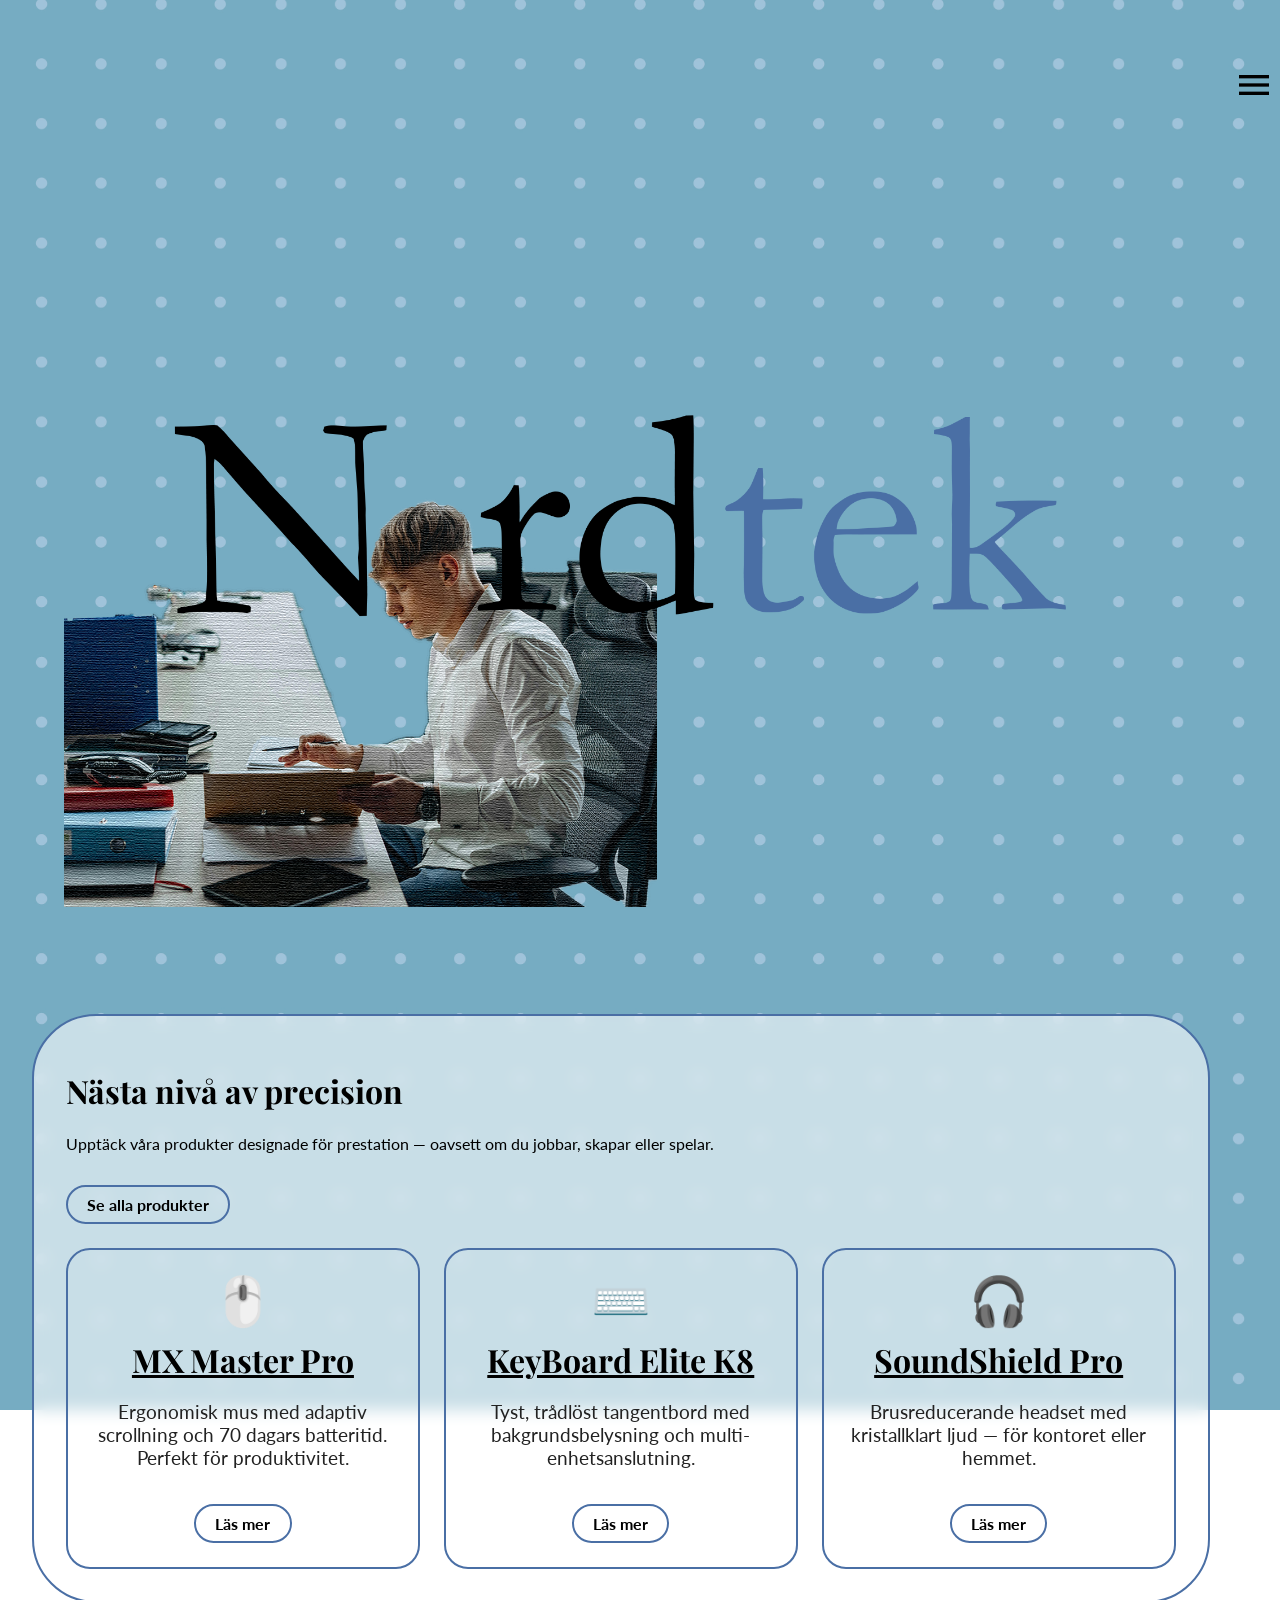
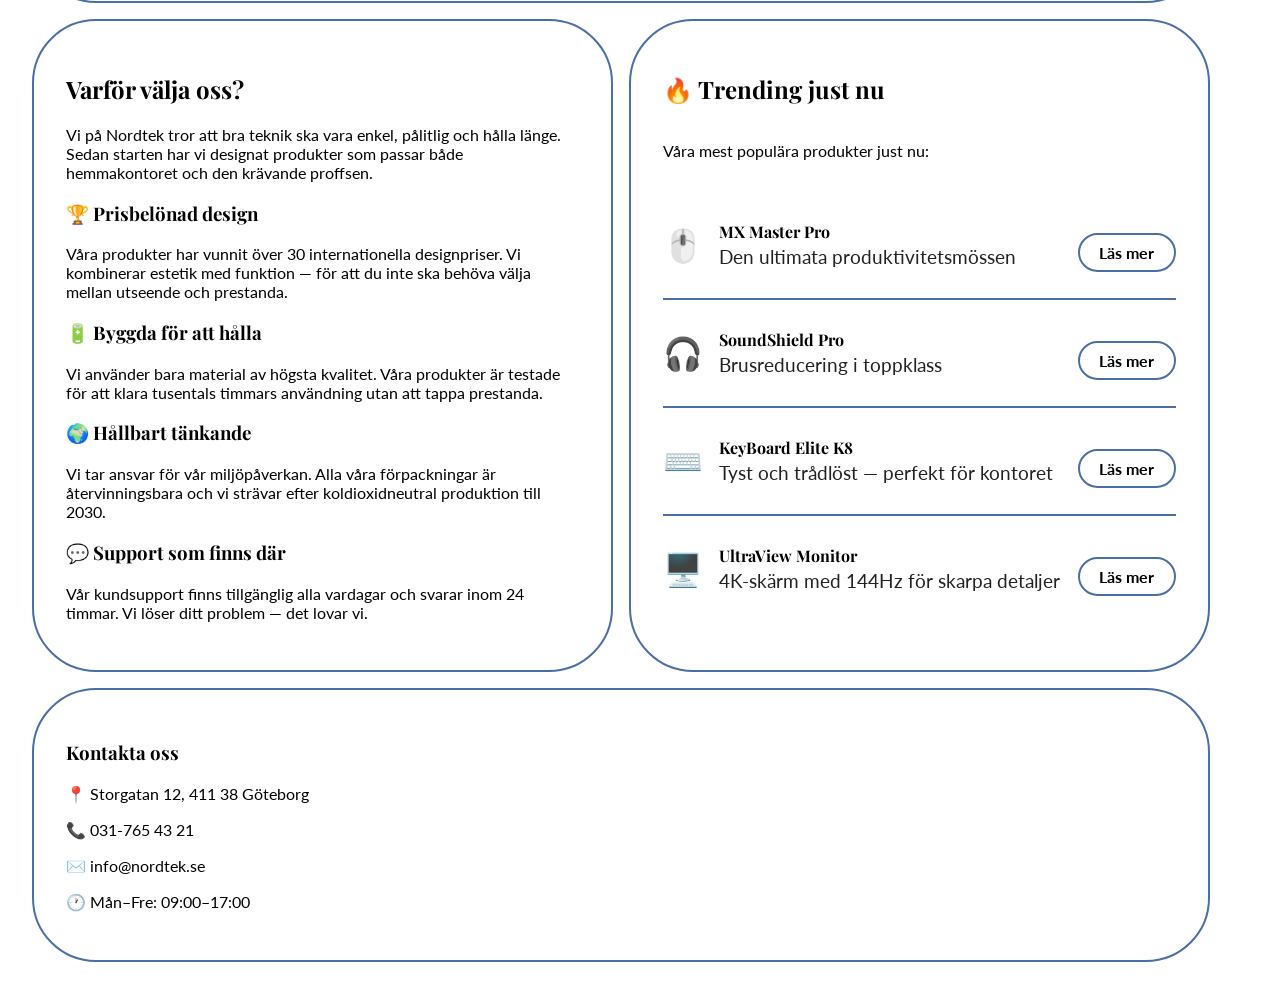
<file: index.html>
<!DOCTYPE html>
<html lang="sv">
<head>
  <meta charset="UTF-8">
  <meta name="viewport" content="width=device-width, initial-scale=1.0">
  <link href="https://fonts.googleapis.com/icon?family=Material+Icons" rel="stylesheet">
  <link href="https://fonts.googleapis.com/css2?family=Playfair+Display:wght@400;700&family=Lato:wght@400;700&display=swap" rel="stylesheet">
  <link rel="stylesheet" href="css/style.css">
  <title>Nordtek</title>
</head>
<body>

<nav class="menu">
  <ul>
    <li><a href="index.html" class="no_underline">Hem</a></li>
    <li><a href="om.html" class="no_underline">Om</a></li>
    <li><a href="products.html" class="no_underline">Produkter</a></li>
    <li><a href="feedback.html" class="no_underline">Feedback</a></li>
  </ul>
</nav>

<div class="fade_layer"></div>

<div class="wrapper">

  <header>
    <button class="menu_button" aria-label="Öppna meny">
      <i class="material-icons">menu</i>
    </button>
    <h1 class="brand"><a href="index.html" class="no_underline"><img src="img/Nordtek.png" alt="Nordtek logga"></a></h1>
  </header>

  <main>
    <h1>Nästa nivå av precision</h1>
    <p>Upptäck våra produkter designade för prestation — oavsett om du jobbar, skapar eller spelar.</p>
    <a href="products.html" class="btn">Se alla produkter</a>

    <div class="product_grid">

      <div class="product_card">
        <div class="product_img">🖱️</div>
        <a href="products.html" class="no_underline"><h2>MX Master Pro</h2></a>
        <p>Ergonomisk mus med adaptiv scrollning och 70 dagars batteritid. Perfekt för produktivitet.</p>
        <a href="products.html" class="btn">Läs mer</a>
      </div>

      <div class="product_card">
        <div class="product_img">⌨️</div>
        <a href="products.html" class="no_underline"><h2>KeyBoard Elite K8</h2></a>
        <p>Tyst, trådlöst tangentbord med bakgrundsbelysning och multi-enhetsanslutning.</p>
        <a href="products.html" class="btn">Läs mer</a>
      </div>

      <div class="product_card">
        <div class="product_img">🎧</div>
        <a href="products.html" class="no_underline"><h2>SoundShield Pro</h2></a>
        <p>Brusreducerande headset med kristallklart ljud — för kontoret eller hemmet.</p>
        <a href="products.html" class="btn">Läs mer</a>
      </div>

    </div>
  </main>

  <section>
    <h2>Varför välja oss?</h2>
    <p>Vi på Nordtek tror att bra teknik ska vara enkel, pålitlig och hålla länge. Sedan starten har vi designat produkter som passar både hemmakontoret och den krävande proffsen.</p>

    <h3>🏆 Prisbelönad design</h3>
    <p>Våra produkter har vunnit över 30 internationella designpriser. Vi kombinerar estetik med funktion — för att du inte ska behöva välja mellan utseende och prestanda.</p>

    <h3>🔋 Byggda för att hålla</h3>
    <p>Vi använder bara material av högsta kvalitet. Våra produkter är testade för att klara tusentals timmars användning utan att tappa prestanda.</p>

    <h3>🌍 Hållbart tänkande</h3>
    <p>Vi tar ansvar för vår miljöpåverkan. Alla våra förpackningar är återvinningsbara och vi strävar efter koldioxidneutral produktion till 2030.</p>

    <h3>💬 Support som finns där</h3>
    <p>Vår kundsupport finns tillgänglig alla vardagar och svarar inom 24 timmar. Vi löser ditt problem — det lovar vi.</p>
  </section>

  <aside>
    <h2>🔥 Trending just nu</h2>
    <p>Våra mest populära produkter just nu:</p>

    <ul class="trending_list">
      <li>
        <span class="trending_icon">🖱️</span>
        <div>
          <strong>MX Master Pro</strong>
          <p>Den ultimata produktivitetsmössen</p>
        </div>
        <a href="products.html" class="btn">Läs mer</a>
      </li>
      <li>
        <span class="trending_icon">🎧</span>
        <div>
          <strong>SoundShield Pro</strong>
          <p>Brusreducering i toppklass</p>
        </div>
        <a href="products.html" class="btn">Läs mer</a>
      </li>
      <li>
        <span class="trending_icon">⌨️</span>
        <div>
          <strong>KeyBoard Elite K8</strong>
          <p>Tyst och trådlöst — perfekt för kontoret</p>
        </div>
        <a href="products.html" class="btn">Läs mer</a>
      </li>
      <li>
        <span class="trending_icon">🖥️</span>
        <div>
          <strong>UltraView Monitor</strong>
          <p>4K-skärm med 144Hz för skarpa detaljer</p>
        </div>
        <a href="products.html" class="btn">Läs mer</a>
      </li>
    </ul>
  </aside>

  <footer>
    <h3>Kontakta oss</h3>
    <p>📍 Storgatan 12, 411 38 Göteborg</p>
    <p>📞 <a href="tel:+46317654321" class="no_underline">031-765 43 21</a></p>
    <p>✉️ <a href="mailto:info@nordtek.se" class="no_underline">info@nordtek.se</a></p>
    <p>🕐 Mån–Fre: 09:00–17:00</p>
  </footer>

</div>

<script src="js/main.js"></script>
</body>
</html>
</file>
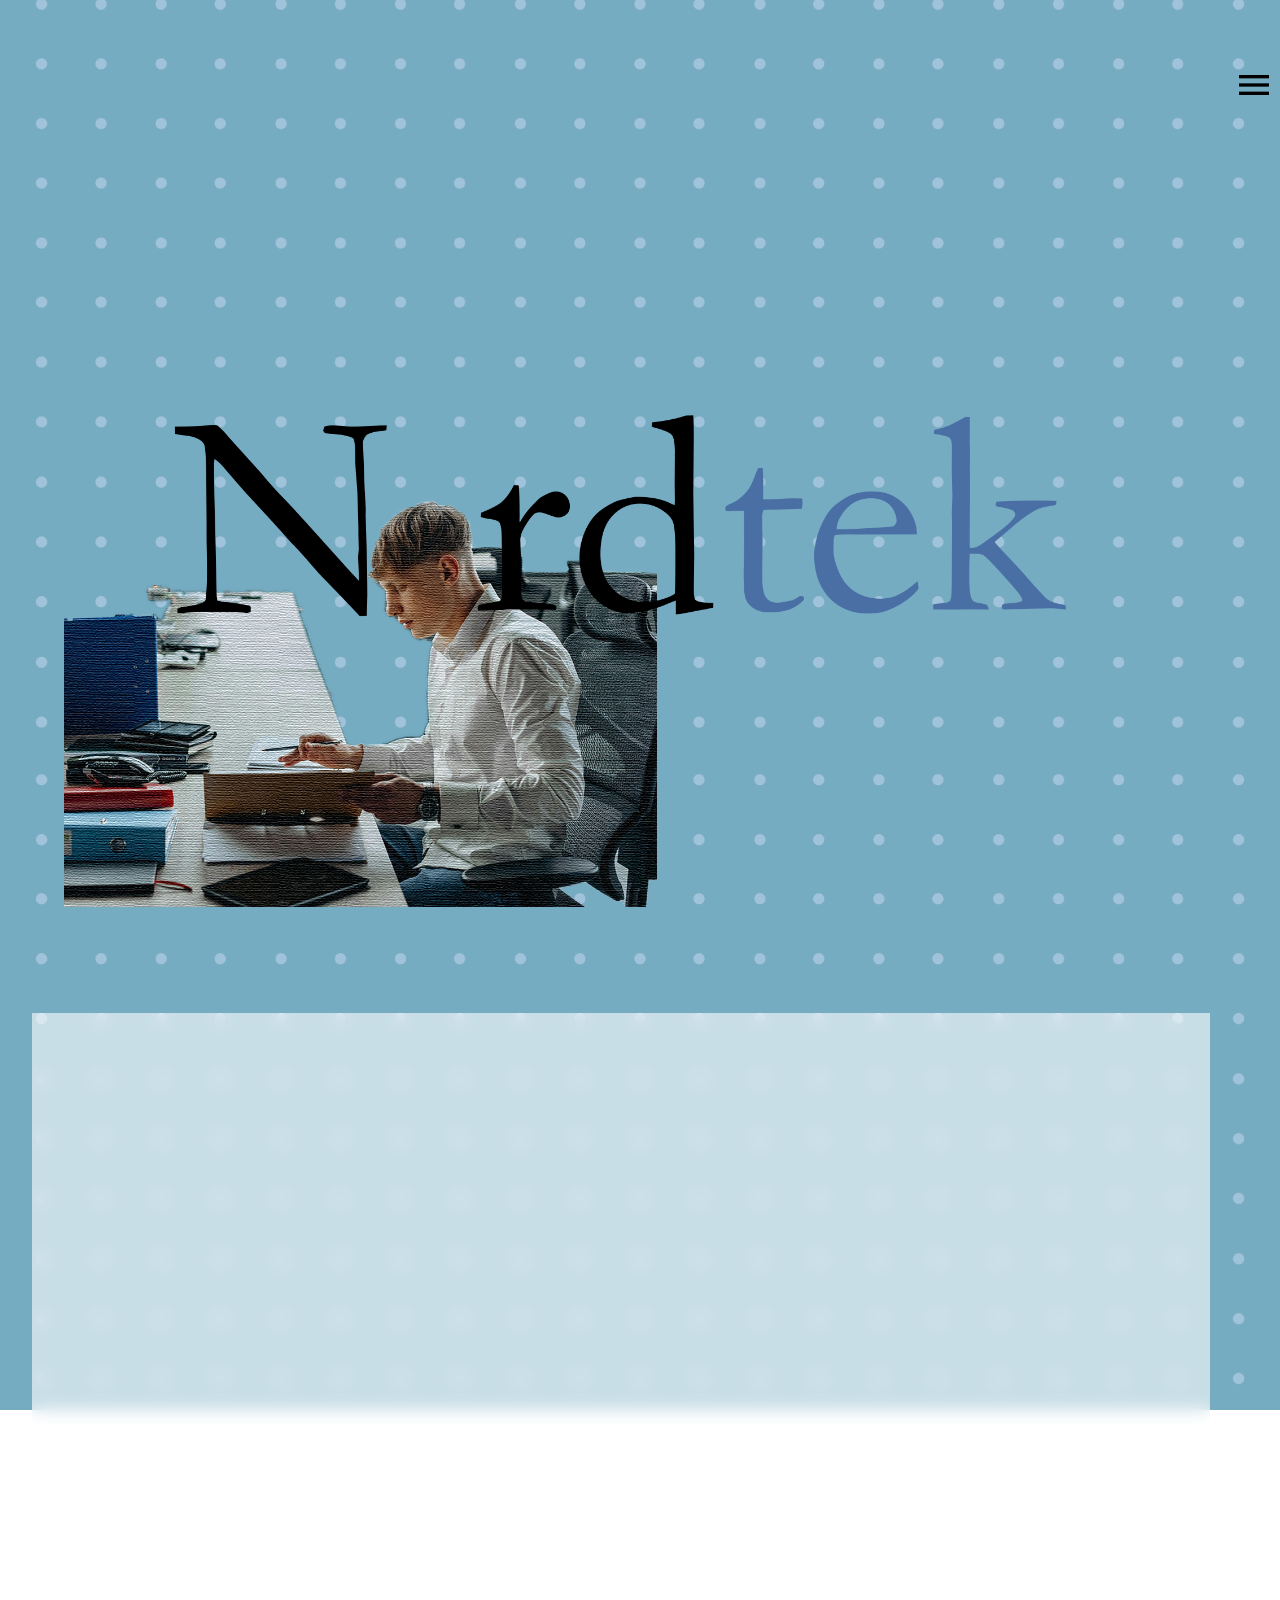
<file: feedback.html>
<!DOCTYPE html>
<html lang="sv">
<head>
  <meta charset="UTF-8">
  <meta name="viewport" content="width=device-width, initial-scale=1.0">
  <link href="https://fonts.googleapis.com/icon?family=Material+Icons" rel="stylesheet">
  <link href="https://fonts.googleapis.com/css2?family=Playfair+Display:wght@400;700&family=Lato:wght@400;700&display=swap" rel="stylesheet">
  <link rel="stylesheet" href="css/style.css">
  <title>Feedback – Nordtek</title>
</head>
<body>

<nav class="menu">
  <ul>
    <li><a href="index.html" class="no_underline">Hem</a></li>
    <li><a href="om.html" class="no_underline">Om</a></li>
    <li><a href="products.html" class="no_underline">Produkter</a></li>
    <li><a href="feedback.html" class="no_underline">Feedback</a></li>
  </ul>
</nav>

<div class="fade_layer"></div>

<div class="wrapper_feedback">

  <header>
    <button class="menu_button" aria-label="Öppna meny">
      <i class="material-icons">menu</i>
    </button>
    <h1 class="brand"><a href="index.html" class="no_underline"><img src="img/Nordtek.png" alt="Nordtek logga"></a></h1>
  </header>

  <main class="feedback_main">
    <h2>Lämna feedback</h2>
    <p>Vi uppskattar din åsikt! Fyll i formuläret nedan så återkommer vi så snart vi kan.</p>

    <div class="feedback_form">

      <div class="form_group">
        <label for="firstname">Förnamn</label>
        <input type="text" id="firstname" placeholder="Ditt förnamn">
      </div>

      <div class="form_group">
        <label for="lastname">Efternamn</label>
        <input type="text" id="lastname" placeholder="Ditt efternamn">
      </div>

      <div class="form_group">
        <label for="email">E-post</label>
        <input type="email" id="email" placeholder="din@email.se">
      </div>

      <div class="form_group">
        <label for="message">Feedback</label>
        <textarea id="message" rows="10" placeholder="Skriv din feedback här..."></textarea>
      </div>

      <button class="btn feedback_submit">Skicka feedback</button>

    </div>
  </main>

  <footer>
    <h3>Kontakta oss</h3>
    <p>📍 Storgatan 12, 411 38 Göteborg</p>
    <p>📞 <a href="tel:+46317654321" class="no_underline">031-765 43 21</a></p>
    <p>✉️ <a href="mailto:info@nordtek.se" class="no_underline">info@nordtek.se</a></p>
    <p>🕐 Mån–Fre: 09:00–17:00</p>
  </footer>

</div>

<script src="js/main.js"></script>
</body>
</html>
</file>
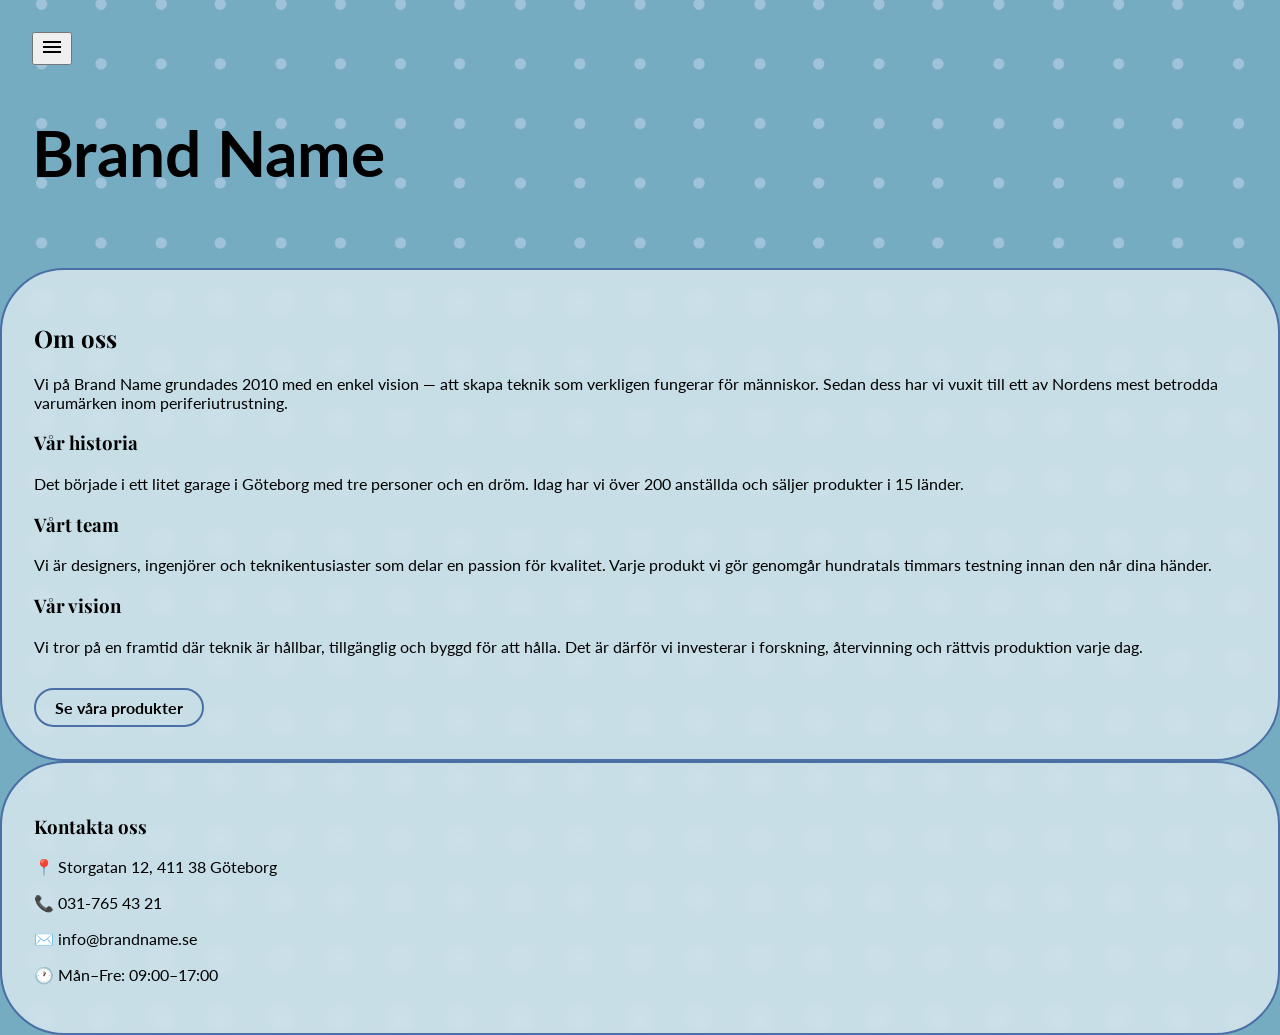
<file: om.html>
<!DOCTYPE html>
<html lang="sv">
<head>
  <meta charset="UTF-8">
  <meta name="viewport" content="width=device-width, initial-scale=1.0">

  <link href="https://fonts.googleapis.com/icon?family=Material+Icons" rel="stylesheet">
  <link href="https://fonts.googleapis.com/css2?family=Playfair+Display:wght@400;700&family=Lato:wght@400;700&display=swap" rel="stylesheet">
  <link rel="stylesheet" href="css/style.css">

  <title>Om oss – Brand Name</title>
</head>

<body>

<nav class="menu">
  <ul>
    <li><a href="index.html" class="no_underline_white">Hem</a></li>
    <li><a href="om.html" class="no_underline_white">Om</a></li>
    <li><a href="products.html" class="no_underline_white">Produkter</a></li>
  </ul>
</nav>

<div class="fade-layer"></div>

<div class="wrapper-om">

  <header>
    <button class="menu-button" aria-label="Öppna meny">
      <i class="material-icons">menu</i>
    </button>
    <h1 class="brand"><a href="index.html" class="no_underline">Brand Name</a></h1>
  </header>

  <main>
    <h2>Om oss</h2>
    <p>Vi på Brand Name grundades 2010 med en enkel vision — att skapa teknik som verkligen fungerar för människor. Sedan dess har vi vuxit till ett av Nordens mest betrodda varumärken inom periferiutrustning.</p>

    <h3>Vår historia</h3>
    <p>Det började i ett litet garage i Göteborg med tre personer och en dröm. Idag har vi över 200 anställda och säljer produkter i 15 länder.</p>

    <h3>Vårt team</h3>
    <p>Vi är designers, ingenjörer och teknikentusiaster som delar en passion för kvalitet. Varje produkt vi gör genomgår hundratals timmars testning innan den når dina händer.</p>

    <h3>Vår vision</h3>
    <p>Vi tror på en framtid där teknik är hållbar, tillgänglig och byggd för att hålla. Det är därför vi investerar i forskning, återvinning och rättvis produktion varje dag.</p>

      <a href="products.html" class="btn om-cta">Se våra produkter</a>
  </main>

  <footer>
    <h3>Kontakta oss</h3>
    <p>📍 Storgatan 12, 411 38 Göteborg</p>
    <p>📞 <a href="tel:+46317654321" class="no_underline">031-765 43 21</a></p>
    <p>✉️ <a href="mailto:info@brandname.se" class="no_underline">info@brandname.se</a></p>
    <p>🕐 Mån–Fre: 09:00–17:00</p>
  </footer>

</div>

<script src="js/main.js"></script>
</body>
</html>
</file>
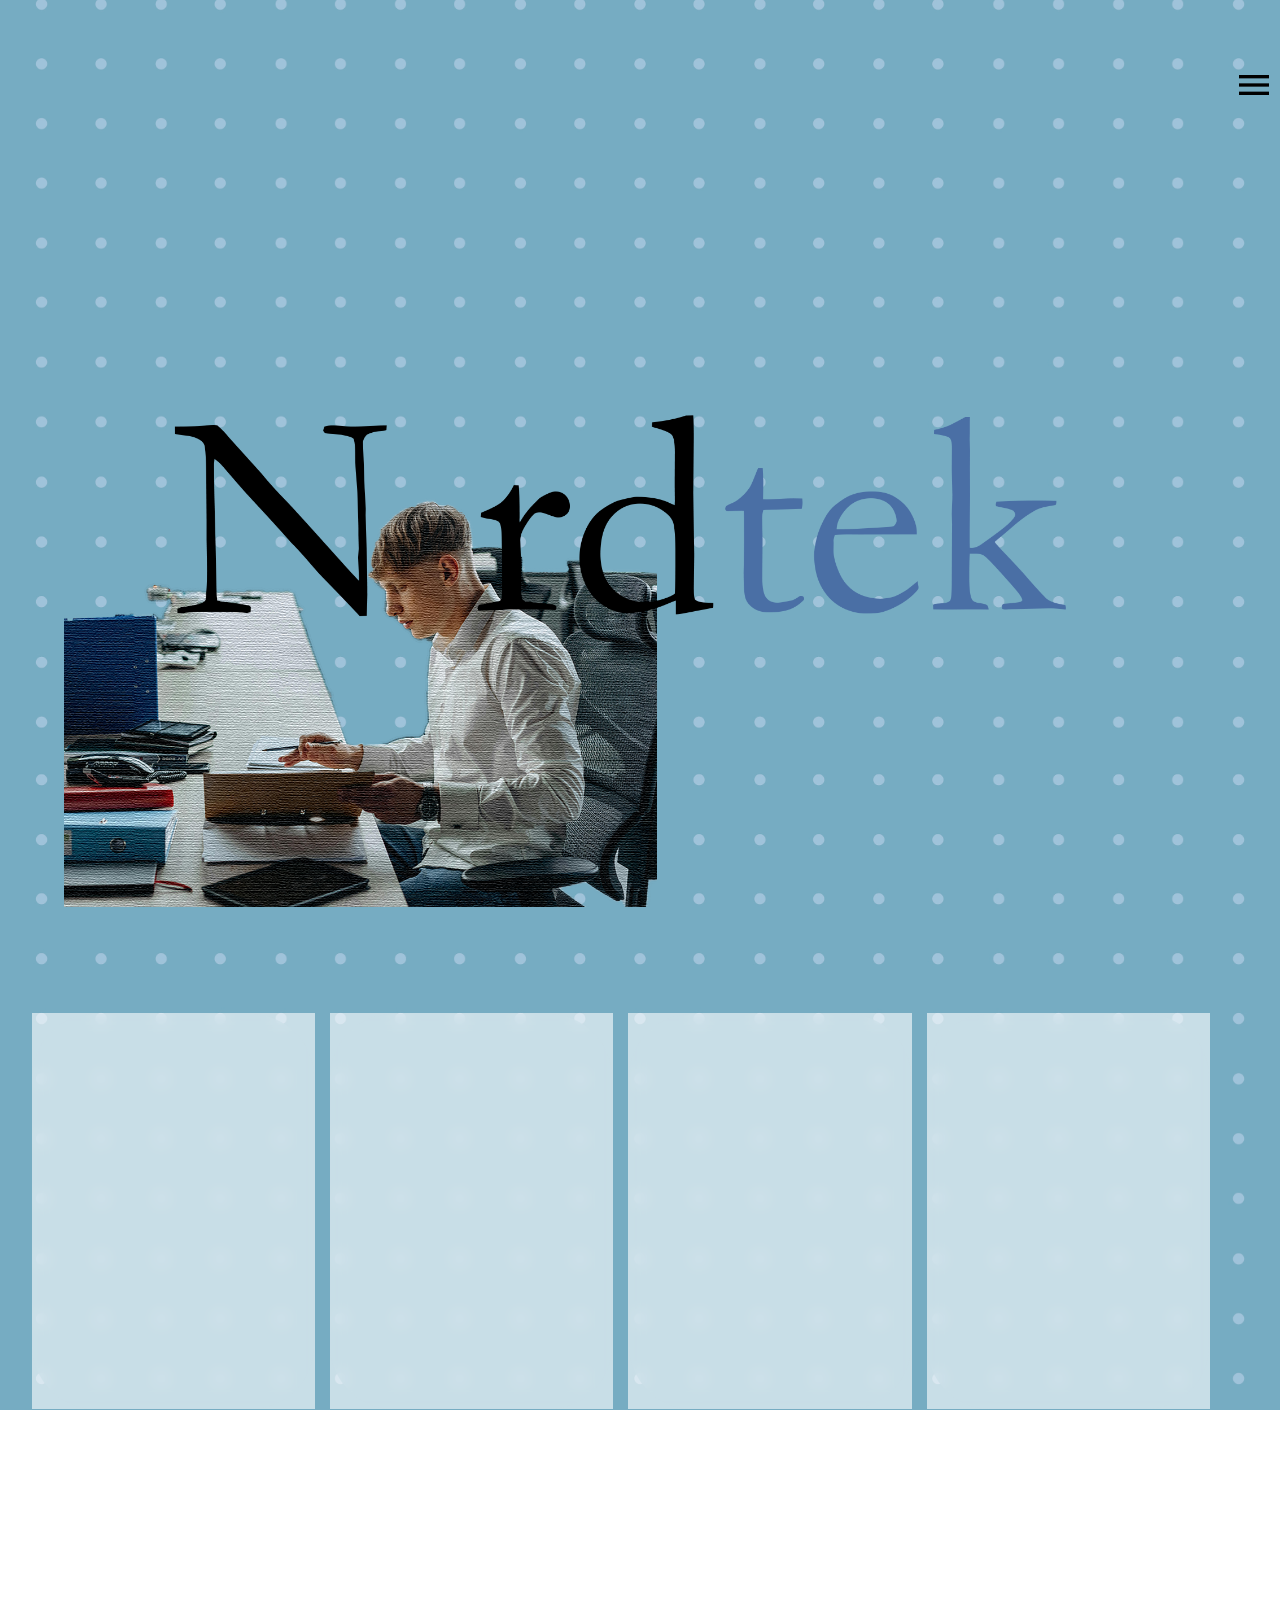
<file: products.html>
<!DOCTYPE html>
<html lang="sv">
<head>
  <meta charset="UTF-8">
  <meta name="viewport" content="width=device-width, initial-scale=1.0">
  <link href="https://fonts.googleapis.com/icon?family=Material+Icons" rel="stylesheet">
  <link href="https://fonts.googleapis.com/css2?family=Playfair+Display:wght@400;700&family=Lato:wght@400;700&display=swap" rel="stylesheet">
  <link rel="stylesheet" href="css/style.css">
  <title>Produkter – Nordtek</title>
</head>
<body>

<nav class="menu">
  <ul>
    <li><a href="index.html" class="no_underline">Hem</a></li>
    <li><a href="om.html" class="no_underline">Om</a></li>
    <li><a href="products.html" class="no_underline">Produkter</a></li>
    <li><a href="feedback.html" class="no_underline">Feedback</a></li>
  </ul>
</nav>

<div class="fade_layer"></div>

<div class="wrapper_products">

  <header>
    <button class="menu_button" aria-label="Öppna meny">
      <i class="material-icons">menu</i>
    </button>
    <h1 class="brand"><a href="index.html" class="no_underline"><img src="img/Nordtek.png" alt="Nordtek logga"></a></h1>
  </header>

  <div class="articles_container">

    <article>
      <span class="product_emoji">🖱️</span>
      <h2>MX Master Pro</h2>
      <p>Ergonomisk mus med adaptiv scrollning och 70 dagars batteritid. Perfekt för produktivitet på kontoret eller hemma.</p>
      <div class="product_meta">
        <span class="product_price">999 kr</span>
        <a href="#" class="btn">Köp nu</a>
      </div>
    </article>

    <article>
      <span class="product_emoji">⌨️</span>
      <h2>KeyBoard Elite K8</h2>
      <p>Tyst, trådlöst tangentbord med bakgrundsbelysning och multi-enhetsanslutning. Anslut upp till tre enheter samtidigt.</p>
      <div class="product_meta">
        <span class="product_price">1 299 kr</span>
        <a href="#" class="btn">Köp nu</a>
      </div>
    </article>

    <article>
      <span class="product_emoji">🎧</span>
      <h2>SoundShield Pro</h2>
      <p>Brusreducerande headset med kristallklart ljud — för kontoret eller hemmet. Upp till 30 timmars batteritid.</p>
      <div class="product_meta">
        <span class="product_price">1 599 kr</span>
        <a href="#" class="btn">Köp nu</a>
      </div>
    </article>

    <article>
      <span class="product_emoji">🖥️</span>
      <h2>UltraView Monitor</h2>
      <p>4K-skärm med 144Hz för skarpa detaljer och flytande rörelser. Perfekt för både arbete och gaming.</p>
      <div class="product_meta">
        <span class="product_price">4 999 kr</span>
        <a href="#" class="btn">Köp nu</a>
      </div>
    </article>

  </div>

  <footer>
    <h3>Kontakta oss</h3>
    <p>📍 Storgatan 12, 411 38 Göteborg</p>
    <p>📞 <a href="tel:+46317654321" class="no_underline">031-765 43 21</a></p>
    <p>✉️ <a href="mailto:info@nordtek.se" class="no_underline">info@nordtek.se</a></p>
    <p>🕐 Mån–Fre: 09:00–17:00</p>
  </footer>

</div>

<script src="js/main.js"></script>
</body>
</html>
</file>
<file: css/style.css>
:root{
    /* Färger */
    --color_border: #4a6fa5;
    --color_menu: #4a6fa5;
    --color_text_muted: #222;
    --color_overlay: rgba(0,0,0,0.5);
    --color_shadow: rgba(0,0,0,0.75);

    /* Text/Fonts */
    --font_serif: 'Playfair Display', serif;
    --font_sans: 'Lato', sans-serif;
    --font_size_sm: 0.85rem;
    --font_size_md: 1rem;
    --font_size_lg: 1.2rem;
    --font_size_brand_mobile: 3rem;
    --font_size_brand_desktop: 4rem;
    --font_size_icon: 2rem;
    --font_size_icon_lg: 3rem;

    /* Layout */
    --border_radius: 4rem;
    --border_radius_card: 1.5rem;
    --border_radius_btn: 2rem;
    --border_thickness: 2px;
    --padding: 2rem;
    --padding_sm: 1.5rem;
    --gap: 1rem;
    --gap_lg: 1.5rem;
}

/* Text */

h1, h2, h3, h4, h5, h6 {
    font-family: var(--font_serif);
}

p, a, li, span {
    font-family: var(--font_sans);
}

body {
    margin: 0;
    background-image: url(../img/blank-blue-notepaper-design-vector/v602-nunoon-06-rippednotes.jpg);
    background-size: cover;
    background-position: center;
    background-repeat: no-repeat;
    background-attachment: fixed;
}

.brand img {
    height: 230px;
    width: auto;
}

/* Product cards  */

.product_grid {
    display: grid;
    grid-template-columns: repeat(auto-fit, minmax(200px, 1fr));
    gap: var(--gap_lg);
    margin-top: var(--gap_lg);
}

.product_card {
    border: var(--border_thickness) solid var(--color_border);
    border-radius: var(--border_radius_card);
    padding: var(--padding_sm);
    text-align: center;
}

.product_img {
    font-size: var(--font_size_icon_lg);
    margin-bottom: 0.5rem;
}

.product_card h2 {
    margin: 0.5rem;
}

.product_card p {
    font-size: var(--font_size_md);
    color: var(--color_text_muted);
}

.product_card h2, article h2 {
    font-size: 2rem;
    text-decoration: underline;
}

.product_card h2:hover, article h2:hover {
    font-size: 3rem;
}

/* Knappar */

.btn {
    display: inline-block;
    margin-top: var(--gap);
    padding: 0.5rem 1.2rem;
    border: var(--border_thickness) solid var(--color_border);
    border-radius: var(--border_radius_btn);
    text-decoration: none;
    color: black;
    font-weight: bold;
    transition: background 0.2s, color 0.2s;
}

.btn:hover {
    background: var(--color_border);
    color: white;
}

/* Menu */

.menu {
    height: 100vh;
    width: 80vw;
    position: fixed;
    top: 0;
    right: -97vw;
    transition: right 0.3s;
    box-shadow: 10px 0px 21px -10px var(--color_shadow);
    z-index: 10;
    background-color: var(--color_menu);
}

.menu.show {
    right: 0;
}

.menu ul {
    list-style: none;
}

.menu ul li {
    margin-bottom: 1rem;
}

.menu ul li a {
    font-family: var(--font_serif);
    font-size: 1.5rem;
    text-decoration: none;
    padding: 0.3rem 1rem;
    border-radius: 2rem;
    color: white;
    display: inline-block;
    transition: background 0.2s, color 0.2s;
}

.menu ul li a:hover {
    background: white;
    color: var(--color_border);
}

/* Menu button  */

.menu_button {
    cursor: pointer;
    display: block;
    background: none;
    border: none;
    position: fixed;
    right: 0;
}

.menu_button i.material-icons {
    font-size: 2.5rem;
}

/* Fade layer */

.fade_layer {
    position: fixed;
    top: 0;
    left: 0;
    right: 0;
    bottom: 0;
    background-color: var(--color_overlay);
    display: none;
    z-index: 5;
}

.fade_layer.visible {
    display: block;
}

/* Start page */

header {
    grid-area: hd;
    padding: var(--padding);
}
main {
    grid-area: mn;
}
section {
    grid-area: sc;
}
aside {
    grid-area: as;
}
footer {
    grid-area: ft;
}

main, section, aside, footer {
    border-radius: var(--border_radius);
    border: var(--border_thickness) solid var(--color_border);
    padding: var(--padding);
}

.wrapper {
    display: grid;
    width: 97vw;
    box-sizing: border-box;
    padding: var(--padding);
    grid-template-columns: 1fr;
    grid-template-rows: auto auto auto auto;
    gap: var(--gap);
    grid-template-areas:
        "hd"
        "mn"
        "sc"
        "ft"
    ;
}

aside {
    display: none;
}

.brand {
    font-size: var(--font_size_brand_mobile);
}

/* Desktop */

@media (min-width: 768px) {
    .wrapper {
        grid-template-columns: 1fr 1fr;
        grid-template-rows: auto auto auto auto;
        grid-template-areas:
            "hd hd"
            "mn mn"
            "sc as"
            "ft ft"
        ;
    }

    .brand img {
    height: 800px;
    width: auto;
}

    .product_card p {
        font-size: var(--font_size_lg);
    }

    aside {
        display: flex;
        flex-direction: column;
    }

    .trending_list {
        list-style: none;
        padding: 0;
        margin-top: var(--gap);
        display: flex;
        flex-direction: column;
        justify-content: space-between;
        flex-grow: 1;
        gap: 0;
    }

    .trending_list li {
        display: flex;
        align-items: center;
        gap: var(--gap);
        border-bottom: var(--border_thickness) solid var(--color_border);
        padding: var(--gap) 0;
        flex: 1;
    }

    .trending_list li:last-child {
        border-bottom: none;
    }

    .trending_icon {
        font-size: var(--font_size_icon);
    }

    .trending_list .btn {
        margin-left: auto;
        white-space: nowrap;
    }

    .trending_list strong {
        font-family: var(--font_serif);
        display: block;
        margin-bottom: 0.2rem;
    }

    .trending_list p {
        margin: 0;
        font-size: var(--font_size_lg);
        color: var(--color_text_muted);
    }

    .brand {
        font-size: var(--font_size_brand_desktop);
    }
}

/* Products */

.wrapper_products {
    display: grid;
    width: 97vw;
    box-sizing: border-box;
    padding: var(--padding);
    gap: var(--gap);
    grid-template-columns: 1fr;
    grid-template-rows: auto auto auto;
    grid-template-areas:
        "hd"
        "articles"
        "ft"
    ;
}

.wrapper_products header {
    grid-area: hd;
}

.wrapper_products footer {
    grid-area: ft;
    border-radius: var(--border_radius);
    border: var(--border_thickness) solid var(--color_border);
    padding: var(--padding);
}

.articles_container {
    grid-area: articles;
    display: flex;
    flex-direction: column;
    gap: var(--gap);
}

article {
    border-radius: var(--border_radius);
    border: var(--border_thickness) solid var(--color_border);
    padding: var(--padding);
    display: flex;
    flex-direction: column;
    gap: 0.5rem;
}

article h2 {
    margin: 0;
}

article p {
    color: var(--color_text_muted);
    margin: 0;
}

article .product_meta {
    display: flex;
    align-items: center;
    justify-content: space-between;
    margin-top: 0.5rem;
}

article .product_price {
    font-family: var(--font_serif);
    font-size: 1.5rem;
    font-weight: bold;
}

article .product_emoji {
    font-size: var(--font_size_icon_lg);
}

/* Products desktop */

@media (min-width: 768px) {
    .wrapper_products {
        grid-template-columns: 1fr;
        grid-template-rows: auto auto auto;
        grid-template-areas:
            "hd"
            "articles"
            "ft"
        ;
    }

    .articles_container {
        flex-direction: row;
    }

    article {
        flex: 1;
    }
}

/* Om */

.wrapper_om {
    display: grid;
    width: 97vw;
    box-sizing: border-box;
    padding: var(--padding);
    gap: var(--gap);
    grid-template-columns: 1fr;
    grid-template-rows: auto auto auto;
    grid-template-areas:
        "hd"
        "mn"
        "ft"
    ;
}

.wrapper_om header {
    grid-area: hd;
    padding: var(--padding);
}

.wrapper_om main {
    grid-area: mn;
    border-radius: var(--border_radius);
    border: var(--border_thickness) solid var(--color_border);
    padding: var(--padding);
}

.wrapper_om footer {
    grid-area: ft;
    border-radius: var(--border_radius);
    border: var(--border_thickness) solid var(--color_border);
    padding: var(--padding);
}

.wrapper_om main .btn {
    display: block;
    text-align: center;
    margin-top: var(--gap);
    width: fit-content;
    margin-left: auto;
    margin-right: auto;
}

/* Feedback */

.wrapper_feedback {
    display: grid;
    width: 97vw;
    box-sizing: border-box;
    padding: var(--padding);
    gap: var(--gap);
    grid-template-columns: 1fr;
    grid-template-rows: auto auto auto;
    grid-template-areas:
        "hd"
        "mn"
        "ft"
    ;
}

.wrapper_feedback header {
    grid-area: hd;
    padding: var(--padding);
}

.wrapper_feedback footer {
    grid-area: ft;
    border-radius: var(--border_radius);
    border: var(--border_thickness) solid var(--color_border);
    padding: var(--padding);
}

.feedback_main {
    grid-area: mn;
    border-radius: var(--border_radius);
    border: var(--border_thickness) solid var(--color_border);
    padding: var(--padding);
}

.feedback_form {
    display: flex;
    flex-direction: column;
    gap: var(--gap);
    margin-top: var(--gap);
}

.form_group {
    display: flex;
    flex-direction: column;
    gap: 0.4rem;
}

.form_group label {
    font-family: var(--font_serif);
    font-size: 1rem;
    font-weight: bold;
}

.form_group input,
.form_group select,
.form_group textarea {
    font-family: var(--font_sans);
    font-size: 1rem;
    padding: 0.6rem 1rem;
    border: var(--border_thickness) solid var(--color_border);
    border-radius: var(--border_radius_btn);
    background: transparent;
    outline: none;
    transition: border-color 0.2s;
    width: 100%;
    box-sizing: border-box;
}

.form_group input:focus,
.form_group select:focus,
.form_group textarea:focus {
    border-color: var(--color_border);
    background: rgba(255,255,255,0.4);
}

.form_group textarea {
    resize: vertical;
    border-radius: 1.5rem;
    min-height: 200px;
}

.feedback_submit {
    align-self: center;
    margin-top: var(--gap);
    background: transparent;
    width: 100%;
}

/* Feedback desktop */

@media (min-width: 768px) {
    .wrapper_feedback {
        grid-template-columns: 1fr 1fr;
        grid-template-areas:
            "hd hd"
            "mn mn"
            "ft ft"
        ;
    }

    .feedback_form {
        display: grid;
        grid-template-columns: 1fr 1fr;
        grid-template-rows: auto;
    }

    .form_group:nth-child(4) {
        grid-column: 1 / -1;
    }

    .feedback_submit {
        grid-column: 1 / -1;
        width: auto;
    }
}

/* Bakgrund bubblor */

main, section, aside, footer, article,
.wrapper_om main, .wrapper_om footer,
.feedback_main, .wrapper_feedback footer,
.wrapper_products footer {
    background-color: rgba(255, 255, 255, 0.6);
    backdrop-filter: blur(8px);
}

/* Verktyg/extra klasser */

.no_underline {
    text-decoration: none;
    color: black;
}

.no_underline_white {
    text-decoration: none;
    color: white;
}
</file>
